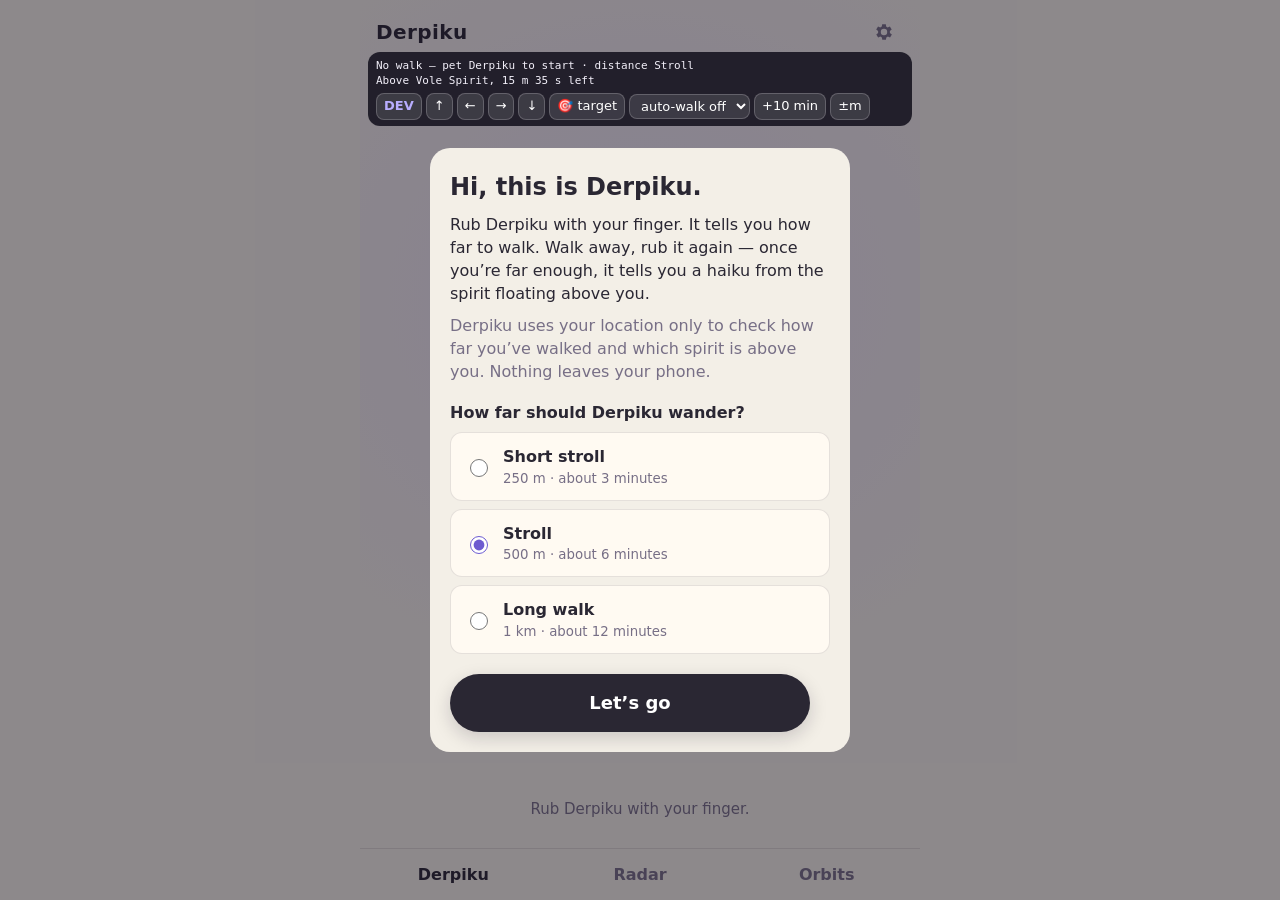
<file: index.html>
<!doctype html>
<html lang="en">
<head>
<meta charset="utf-8">
<meta name="viewport" content="width=device-width, initial-scale=1, viewport-fit=cover">
<meta name="theme-color" content="#f3efe7" media="(prefers-color-scheme: light)">
<meta name="theme-color" content="#1c1a24" media="(prefers-color-scheme: dark)">
<meta name="description" content="A derpy pocket pet that hears haiku from spirits orbiting the Earth. Pet it, take a walk, pet it again — and it tells you a haiku from the spirit floating above you.">
<title>Derpiku</title>
<link rel="manifest" href="manifest.webmanifest">
<link rel="icon" href="icons/icon.svg" type="image/svg+xml">
<link rel="apple-touch-icon" href="icons/icon-192.png">
<link rel="stylesheet" href="src/style.css">
<script src="src/version.js"></script>
<script src="src/orbits.js"></script>
<script src="src/spirits.js"></script>
<script src="src/spirit-art.js"></script>
<script type="module" src="src/main.js"></script>
</head>
<body>
<div id="app">

  <main id="screen-home" class="screen active">
    <header class="topbar">
      <h1>Derpiku</h1>
      <button id="btn-settings" class="icon-button" aria-label="Settings">
        <svg viewBox="0 0 24 24" width="22" height="22" aria-hidden="true"><path fill="currentColor" d="M19.4 13a7.6 7.6 0 0 0 0-2l2-1.6-2-3.4-2.4 1a7.4 7.4 0 0 0-1.7-1L15 3.5h-4l-.4 2.5a7.4 7.4 0 0 0-1.7 1l-2.4-1-2 3.4L6.6 11a7.6 7.6 0 0 0 0 2l-2 1.6 2 3.4 2.4-1a7.4 7.4 0 0 0 1.7 1l.4 2.5h4l.4-2.5a7.4 7.4 0 0 0 1.7-1l2.4 1 2-3.4zM13 15.5a3.5 3.5 0 1 1 0-7 3.5 3.5 0 0 1 0 7z" transform="translate(-1 0)"/></svg>
      </button>
    </header>
    <div id="terrarium">
      <canvas id="creature-body"></canvas>
      <canvas id="creature-face" aria-label="Derpiku. Rub it with your finger to pet it."></canvas>
      <canvas id="spirit" aria-hidden="true"></canvas>
      <div id="spirit-label" class="spirit-label" aria-live="polite"></div>
      <div id="bubble" class="bubble" hidden>
        <button id="bubble-close" class="bubble-close" aria-label="Close">✕</button>
        <p id="bubble-text"></p>
        <div class="bubble-footer">
          <p id="bubble-caption" class="caption" hidden></p>
          <button id="bubble-copy" class="link-button" hidden>Copy</button>
        </div>
      </div>
    </div>
    <p id="status" class="status" aria-live="polite"></p>
    <div id="pawprints" class="pawprints" hidden aria-hidden="true"><span></span><span></span><span></span><span></span><span></span></div>
  </main>

  <section id="screen-radar" class="screen">
    <header class="topbar"><h1>Radar</h1></header>
    <div class="radar-wrap">
      <canvas id="radar" aria-label="Radar: where the walk started, the circle you need to reach, and where you are now."></canvas>
    </div>
    <p id="radar-info" class="status" aria-live="polite"></p>
    <div class="radar-actions"><button id="btn-compass" class="link-button" hidden>Show which way I’m facing</button></div>
  </section>

  <section id="screen-orbits" class="screen">
    <div class="globe-wrap">
      <canvas id="globe" aria-label="Globe with spirit orbits. Drag to rotate, tap a spirit to see when it flies above you."></canvas>
      <div id="spirit-card" class="card" hidden>
        <button id="card-close" class="bubble-close" aria-label="Close">✕</button>
        <h2><span id="card-swatch" class="swatch"></span><span id="card-name"></span></h2>
        <p id="card-meta" class="muted"></p>
        <p id="card-forecast"></p>
        <button id="btn-locate" class="link-button" hidden>Use my location</button>
      </div>
    </div>
    <div id="overhead" class="overhead" aria-live="polite">
      <p id="overhead-now"></p>
      <p id="overhead-next"></p>
      <button id="btn-overhead-locate" class="link-button" hidden>Use my location</button>
    </div>
    <div id="spirit-chips" class="chips" aria-label="Spirits"></div>
  </section>

  <section id="screen-settings" class="screen">
    <header class="topbar">
      <button id="btn-settings-back" class="icon-button" aria-label="Back">←</button>
      <h1>Settings</h1>
    </header>
    <div class="settings">
      <h2>How far should Derpiku wander?</h2>
      <p class="muted">Straight-line distance from where you first pet Derpiku. It changes nothing but the walk — same spirits, same haiku. Applies from your next walk.</p>
      <div id="distance-options" class="options"></div>
      <h2>About location</h2>
      <p class="muted">Derpiku reads your position when you pet it, and — only while the app is open — to show how far you’ve walked, the radar and which spirit is floating above you. The radar may also use the phone’s compass to show which way you’re facing. Nothing leaves your device, there is no server, and your route is never saved. The walk’s starting point is deleted after the haiku (or after 3 hours).</p>
      <h2>About Derpiku</h2>
      <p class="muted">Twenty-six spirits circle the Earth, one for every letter. Everyone sees the same spirits at the same time. Pet Derpiku, walk away, and pet it again once you’re far enough — it tells you a haiku from the spirit floating above you. Haiku aren’t saved anywhere — copy one if you’d like to keep it.</p>
      <p class="muted version">Version <span id="app-version"></span></p>
    </div>
  </section>

  <nav class="tabbar">
    <button data-screen="home" class="on">Derpiku</button>
    <button data-screen="radar">Radar</button>
    <button data-screen="orbits">Orbits</button>
  </nav>

  <div id="onboarding" class="modal" hidden>
    <div class="modal-card">
      <h2>Hi, this is Derpiku.</h2>
      <p>Rub Derpiku with your finger. It tells you how far to walk. Walk away, rub it again — once you’re far enough, it tells you a haiku from the spirit floating above you.</p>
      <p class="muted">Derpiku uses your location only to check how far you’ve walked and which spirit is above you. Nothing leaves your phone.</p>
      <h3>How far should Derpiku wander?</h3>
      <div id="onboarding-options" class="options"></div>
      <button id="btn-onboarding-done" class="main-button">Let’s go</button>
    </div>
  </div>

</div>
</body>
</html>
</file>
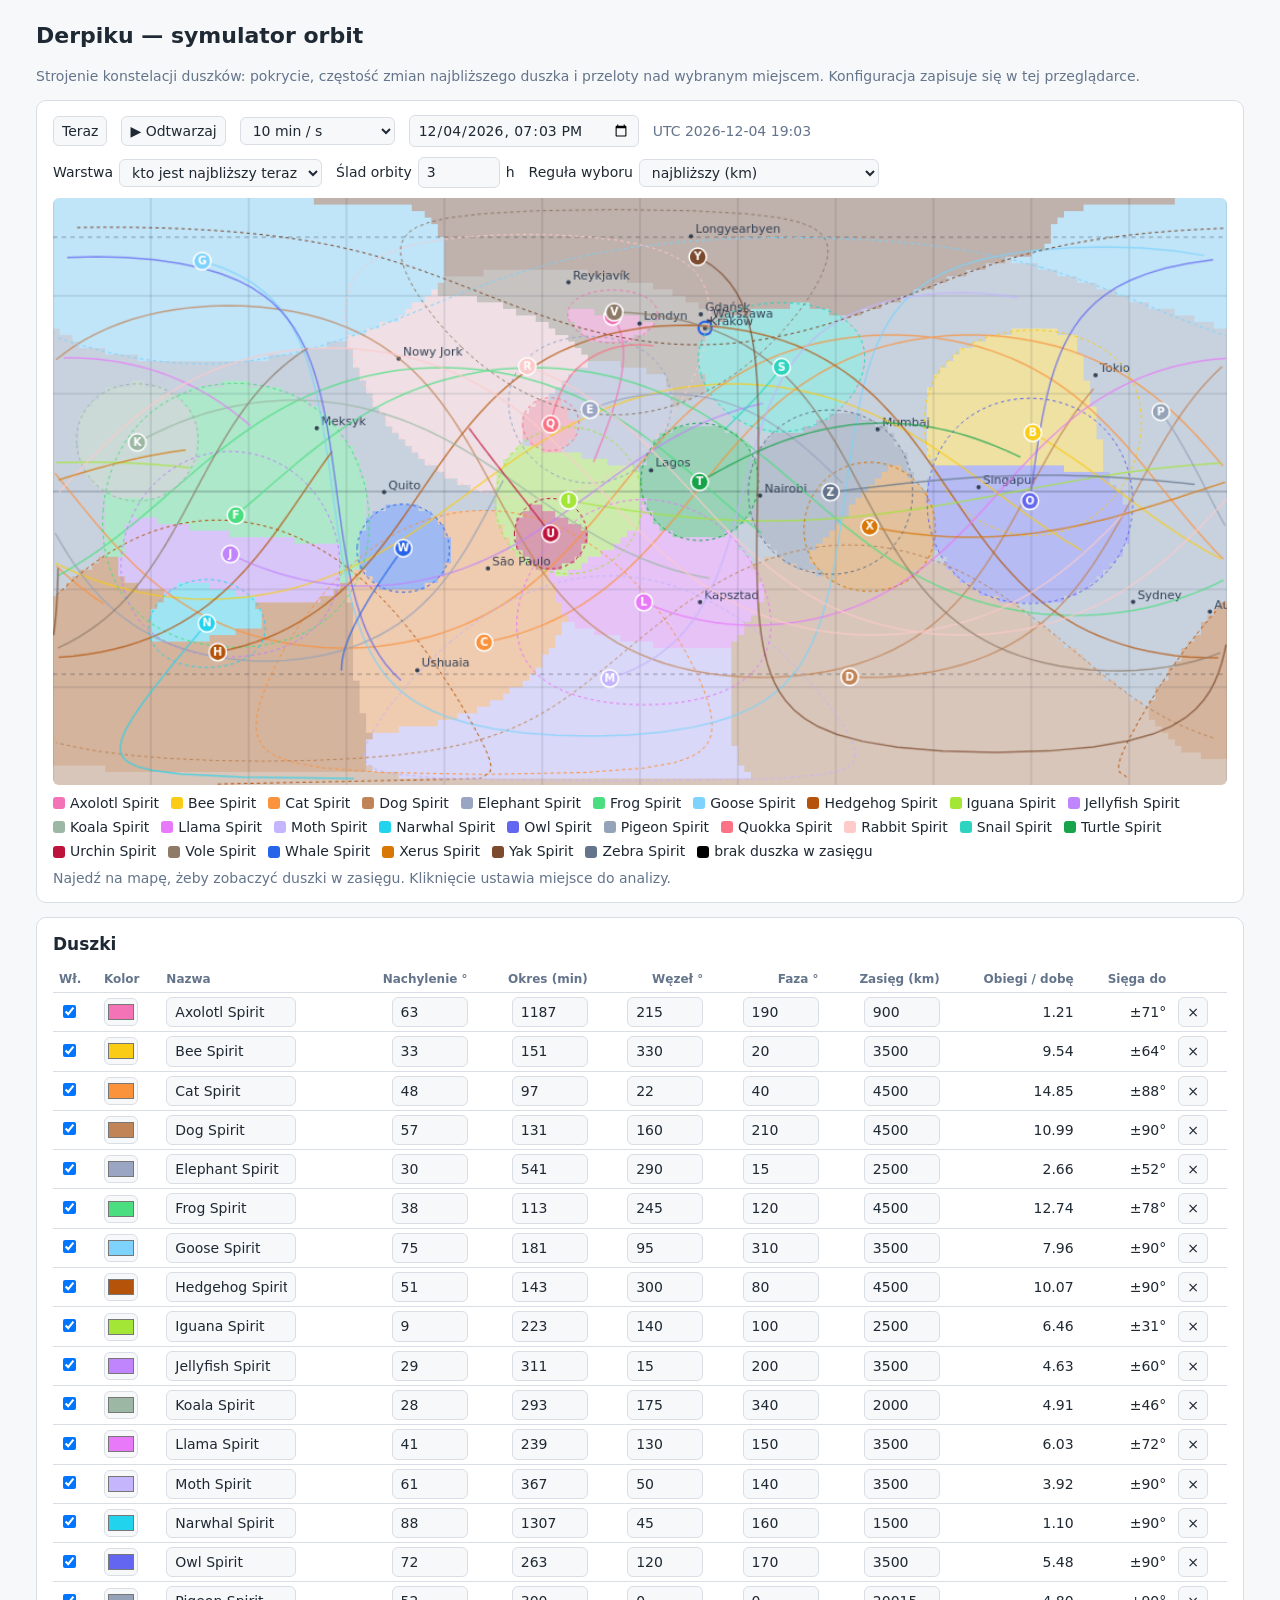
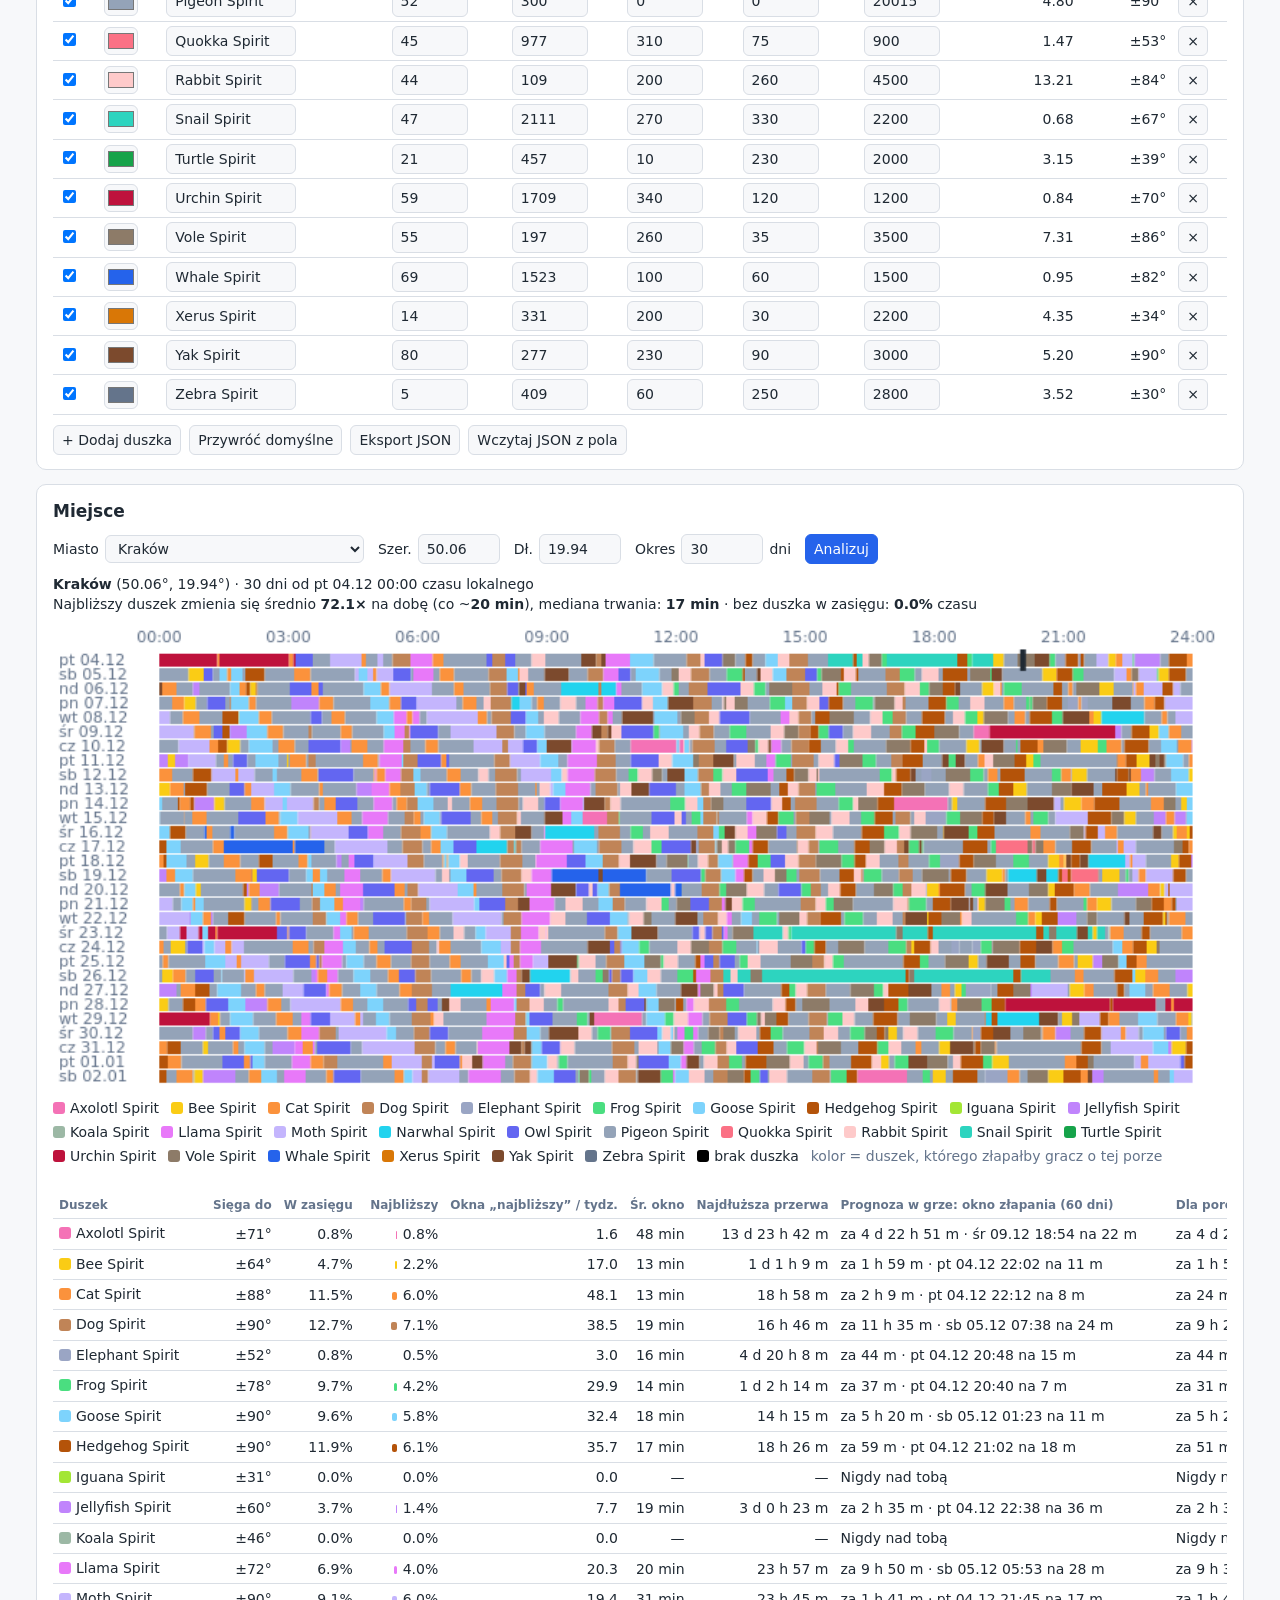
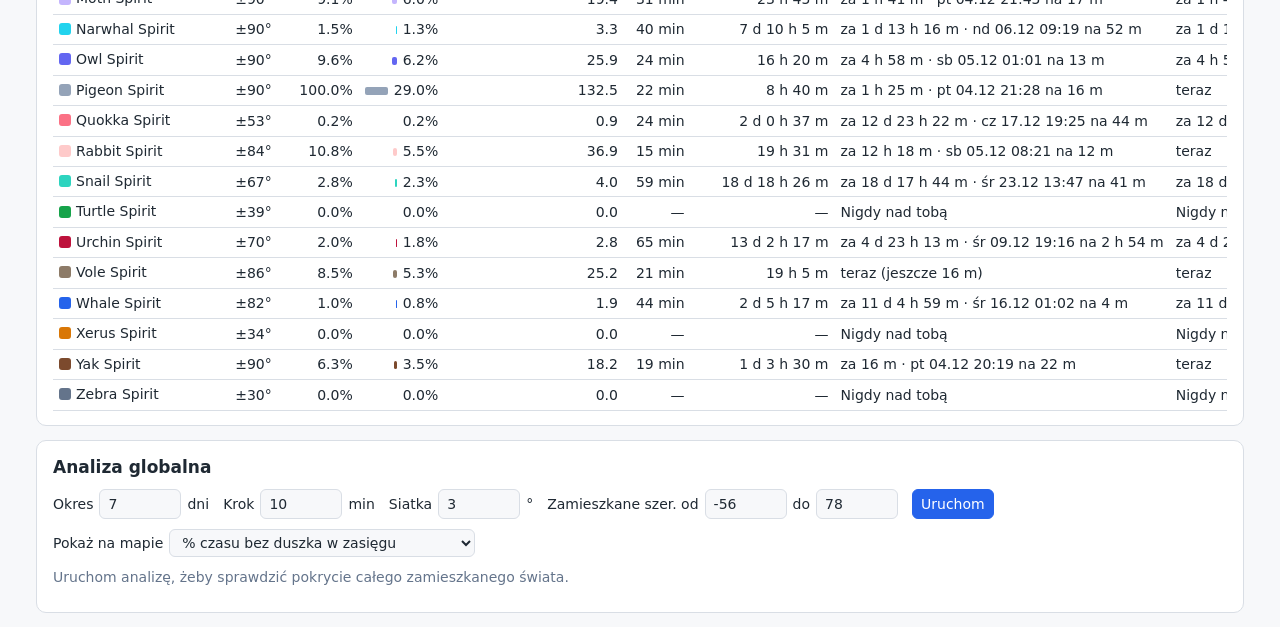
<file: tools/orbit-sim/index.html>
<!doctype html>
<html lang="pl">
<head>
<meta charset="utf-8">
<meta name="viewport" content="width=device-width, initial-scale=1">
<title>Derpiku — symulator orbit</title>
<style>
  :root {
    --bg: #f7f8fa;
    --panel: #ffffff;
    --text: #1f2933;
    --muted: #64748b;
    --border: #d9dee5;
    --accent: #2563eb;
    --map-bg: #e8eef5;
    --map-grid: rgba(30, 41, 59, 0.18);
    --map-grid-strong: rgba(30, 41, 59, 0.4);
    --map-label: #334155;
  }
  @media (prefers-color-scheme: dark) {
    :root {
      --bg: #11151c;
      --panel: #181e27;
      --text: #e2e8f0;
      --muted: #94a3b8;
      --border: #2b3442;
      --accent: #60a5fa;
      --map-bg: #1a2230;
      --map-grid: rgba(226, 232, 240, 0.14);
      --map-grid-strong: rgba(226, 232, 240, 0.35);
      --map-label: #cbd5e1;
    }
  }
  * { box-sizing: border-box; }
  body {
    margin: 0;
    background: var(--bg);
    color: var(--text);
    font: 14px/1.45 system-ui, -apple-system, "Segoe UI", sans-serif;
  }
  header, main { max-width: 1240px; margin: 0 auto; padding: 0 16px; }
  header { padding-top: 20px; }
  h1 { font-size: 22px; margin: 0 0 4px; }
  h2 { font-size: 17px; margin: 0 0 10px; }
  .sub, .muted { color: var(--muted); }
  section {
    background: var(--panel);
    border: 1px solid var(--border);
    border-radius: 10px;
    padding: 14px 16px;
    margin: 14px 0;
  }
  .toolbar { display: flex; flex-wrap: wrap; gap: 8px 14px; align-items: center; margin-bottom: 10px; }
  label { display: inline-flex; gap: 6px; align-items: center; }
  input, select, button, textarea {
    font: inherit;
    color: var(--text);
    background: var(--bg);
    border: 1px solid var(--border);
    border-radius: 6px;
    padding: 4px 8px;
  }
  input[type="number"] { width: 82px; }
  input[type="color"] { width: 34px; height: 28px; padding: 1px; }
  button { cursor: pointer; }
  button:hover { border-color: var(--accent); }
  button.primary { background: var(--accent); color: #fff; border-color: var(--accent); }
  canvas { display: block; width: 100%; height: auto; border-radius: 6px; }
  .canvas-wrap { overflow-x: auto; }
  #strip { min-width: 700px; }
  .table-wrap { overflow-x: auto; }
  table { border-collapse: collapse; width: 100%; }
  th, td { padding: 4px 6px; border-bottom: 1px solid var(--border); text-align: left; white-space: nowrap; }
  th { font-weight: 600; color: var(--muted); font-size: 12px; }
  td.num, th.num { text-align: right; font-variant-numeric: tabular-nums; }
  #spirits-table input[type="number"] { width: 76px; }
  #spirits-table input[type="text"] { width: 130px; }
  .chip { display: inline-flex; align-items: center; gap: 5px; margin-right: 12px; white-space: nowrap; }
  .swatch { width: 12px; height: 12px; border-radius: 3px; display: inline-block; flex: none; }
  .legend { margin-top: 8px; display: flex; flex-wrap: wrap; gap: 4px 0; align-items: center; }
  .ramp { width: 160px; height: 10px; border-radius: 3px; display: inline-block; margin: 0 6px;
          background: linear-gradient(90deg, #fff7bc, #fec44f, #ec7014, #cc4c02, #662506); }
  .row-buttons { display: flex; flex-wrap: wrap; gap: 8px; margin-top: 10px; }
  textarea { width: 100%; min-height: 160px; margin-top: 10px; font-family: ui-monospace, Consolas, monospace; font-size: 12px; }
  .summary { margin: 8px 0 10px; }
  .summary b { font-variant-numeric: tabular-nums; }
  .stale { color: #d97706; }
  .bar { display: inline-block; height: 8px; border-radius: 2px; vertical-align: middle; margin-right: 6px; }
  .info { min-height: 1.45em; margin-top: 6px; }
</style>
</head>
<body>
<header>
  <h1>Derpiku — symulator orbit</h1>
  <p class="sub">Strojenie konstelacji duszków: pokrycie, częstość zmian najbliższego duszka i przeloty nad wybranym miejscem. Konfiguracja zapisuje się w tej przeglądarce.</p>
</header>
<main>

<section>
  <div class="toolbar">
    <button id="btn-now">Teraz</button>
    <button id="btn-play">▶ Odtwarzaj</button>
    <select id="speed" aria-label="Prędkość">
      <option value="1">czas rzeczywisty</option>
      <option value="60">1 min / s</option>
      <option value="600" selected>10 min / s</option>
      <option value="3600">1 h / s</option>
      <option value="21600">6 h / s</option>
    </select>
    <input id="time-input" type="datetime-local" step="60" aria-label="Czas symulacji">
    <span id="time-utc" class="muted"></span>
  </div>
  <div class="toolbar">
    <label>Warstwa
      <select id="layer">
        <option value="none">brak</option>
        <option value="nearest" selected>kto jest najbliższy teraz</option>
        <option value="analysis">wynik analizy globalnej</option>
      </select>
    </label>
    <label>Ślad orbity <input id="track-hours" type="number" value="3" min="0" max="48" step="0.5"> h</label>
    <label>Reguła wyboru
      <select id="mode">
        <option value="km">najbliższy (km)</option>
        <option value="relative">najbliższy względem zasięgu</option>
      </select>
    </label>
  </div>
  <canvas id="map"></canvas>
  <div id="map-legend" class="legend"></div>
  <div id="hover-info" class="info muted">Najedź na mapę, żeby zobaczyć duszki w zasięgu. Kliknięcie ustawia miejsce do analizy.</div>
</section>

<section>
  <h2>Duszki</h2>
  <div class="table-wrap">
    <table id="spirits-table">
      <thead>
        <tr>
          <th title="Włączony">Wł.</th>
          <th>Kolor</th>
          <th>Nazwa</th>
          <th class="num" title="Nachylenie orbity. >90° = orbita wsteczna">Nachylenie °</th>
          <th class="num" title="Czas jednego obiegu">Okres (min)</th>
          <th class="num" title="Długość węzła wstępującego">Węzeł °</th>
          <th class="num" title="Faza startowa w epoce 1.01.2026">Faza °</th>
          <th class="num" title="Promień zasięgu wokół punktu pod duszkiem. 20015 = cała Ziemia">Zasięg (km)</th>
          <th class="num">Obiegi / dobę</th>
          <th class="num" title="Najwyższa szerokość geograficzna, nad którą duszek bywa w zasięgu">Sięga do</th>
          <th></th>
        </tr>
      </thead>
      <tbody></tbody>
    </table>
  </div>
  <div class="row-buttons">
    <button id="btn-add">+ Dodaj duszka</button>
    <button id="btn-reset">Przywróć domyślne</button>
    <button id="btn-export">Eksport JSON</button>
    <button id="btn-import">Wczytaj JSON z pola</button>
  </div>
  <textarea id="json-box" hidden spellcheck="false"></textarea>
</section>

<section>
  <h2>Miejsce</h2>
  <div class="toolbar">
    <label>Miasto <select id="city"></select></label>
    <label>Szer. <input id="lat" type="number" step="0.01" min="-90" max="90"></label>
    <label>Dł. <input id="lon" type="number" step="0.01" min="-180" max="180"></label>
    <label>Okres <input id="loc-days" type="number" value="30" min="1" max="60"> dni</label>
    <button id="btn-loc" class="primary">Analizuj</button>
  </div>
  <div id="loc-summary" class="summary"></div>
  <div class="canvas-wrap"><canvas id="strip"></canvas></div>
  <div id="strip-legend" class="legend"></div>
  <div id="strip-info" class="info muted"></div>
  <div class="table-wrap">
    <table id="loc-table"></table>
  </div>
</section>

<section>
  <h2>Analiza globalna</h2>
  <div class="toolbar">
    <label>Okres <input id="g-days" type="number" value="7" min="1" max="60"> dni</label>
    <label>Krok <input id="g-step" type="number" value="10" min="1" max="60"> min</label>
    <label>Siatka <input id="g-grid" type="number" value="3" min="1" max="10" step="0.5"> °</label>
    <label>Zamieszkane szer. od <input id="g-latmin" type="number" value="-56" min="-90" max="90"> do <input id="g-latmax" type="number" value="78" min="-90" max="90"></label>
    <button id="btn-global" class="primary">Uruchom</button>
    <span id="g-progress" class="muted"></span>
  </div>
  <div class="toolbar">
    <label>Pokaż na mapie
      <select id="g-metric">
        <option value="gapFrac">% czasu bez duszka w zasięgu</option>
        <option value="maxGapMin">najdłuższa luka bez duszka (min)</option>
        <option value="switchesPerDay">zmiany najbliższego duszka / dobę</option>
        <option value="meanStintMin">średni czas trwania najbliższego (min)</option>
        <option value="inRangeAvg">średnia liczba duszków w zasięgu</option>
        <option value="dominant">najczęściej najbliższy duszek</option>
      </select>
    </label>
  </div>
  <div id="global-summary" class="summary muted">Uruchom analizę, żeby sprawdzić pokrycie całego zamieszkanego świata.</div>
  <div class="table-wrap">
    <table id="global-table"></table>
  </div>
</section>

</main>
<script src="../../src/orbits.js"></script>
<script src="../../src/spirits.js"></script>
<script>
'use strict';
const O = window.Orbits;
const $ = (id) => document.getElementById(id);
const DAY = O.DAY_MS, MIN = O.MIN_MS, HOUR = 60 * MIN;
const STORAGE_KEY = 'derpiku-orbit-sim-spirits-v3';
const GAP_COLOR = '#000000';
const PALETTE = ['#94a3b8', '#60a5fa', '#1d4ed8', '#ea580c', '#16a34a', '#9333ea', '#0d9488', '#eab308', '#db2777', '#78716c', '#0891b2', '#65a30d'];
const RAMP = [[255, 247, 188], [254, 196, 79], [236, 112, 20], [204, 76, 2], [102, 37, 6]];
const WEEKDAYS = ['nd', 'pn', 'wt', 'śr', 'cz', 'pt', 'sb'];

// The default constellation comes from the game (src/spirits.js), so the simulator and the game never drift apart.
const DEFAULT_SPIRITS = globalThis.DERPIKU_SPIRITS.map(s => ({
  name: s.name, color: s.color, inclination: s.inclination, periodMin: s.periodMin,
  raan: s.raan, phase: s.phase, rangeKm: s.rangeKm, enabled: true,
}));

const CITIES = [
  { name: 'Kraków', lat: 50.06, lon: 19.94, tz: 'Europe/Warsaw' },
  { name: 'Warszawa', lat: 52.23, lon: 21.01, tz: 'Europe/Warsaw' },
  { name: 'Gdańsk', lat: 54.35, lon: 18.65, tz: 'Europe/Warsaw' },
  { name: 'Londyn', lat: 51.51, lon: -0.13, tz: 'Europe/London' },
  { name: 'Reykjavík', lat: 64.15, lon: -21.94, tz: 'Atlantic/Reykjavik' },
  { name: 'Longyearbyen', lat: 78.22, lon: 15.65, tz: 'Arctic/Longyearbyen' },
  { name: 'Nowy Jork', lat: 40.71, lon: -74.01, tz: 'America/New_York' },
  { name: 'Meksyk', lat: 19.43, lon: -99.13, tz: 'America/Mexico_City' },
  { name: 'Quito', lat: -0.18, lon: -78.47, tz: 'America/Guayaquil' },
  { name: 'São Paulo', lat: -23.55, lon: -46.63, tz: 'America/Sao_Paulo' },
  { name: 'Ushuaia', lat: -54.80, lon: -68.30, tz: 'America/Argentina/Ushuaia' },
  { name: 'Lagos', lat: 6.52, lon: 3.38, tz: 'Africa/Lagos' },
  { name: 'Nairobi', lat: -1.29, lon: 36.82, tz: 'Africa/Nairobi' },
  { name: 'Kapsztad', lat: -33.92, lon: 18.42, tz: 'Africa/Johannesburg' },
  { name: 'Mumbaj', lat: 19.08, lon: 72.88, tz: 'Asia/Kolkata' },
  { name: 'Singapur', lat: 1.35, lon: 103.82, tz: 'Asia/Singapore' },
  { name: 'Tokio', lat: 35.68, lon: 139.69, tz: 'Asia/Tokyo' },
  { name: 'Sydney', lat: -33.87, lon: 151.21, tz: 'Australia/Sydney' },
  { name: 'Auckland', lat: -36.85, lon: 174.76, tz: 'Pacific/Auckland' },
];

let spirits = loadSpirits();
let simTime = Date.now();
let playing = false;
let lastFrame = 0;
let place = { ...CITIES[0], cityIndex: 0 };
let locResult = null;
let globalResult = null;
let globalJob = null;
let hoverPos = null;
let locTimer = 0;

// ---------- helpers ----------

function num(v, fallback) {
  const n = Number(v);
  return Number.isFinite(n) ? n : fallback;
}

function normalizeSpirit(s, i) {
  return {
    name: String(s && s.name != null ? s.name : 'Spirit ' + (i + 1)),
    color: /^#[0-9a-f]{6}$/i.test(s && s.color) ? s.color : PALETTE[i % PALETTE.length],
    inclination: num(s && s.inclination, 50),
    periodMin: Math.max(1, num(s && s.periodMin, 120)),
    raan: num(s && s.raan, 0),
    phase: num(s && s.phase, 0),
    rangeKm: Math.max(1, num(s && s.rangeKm, 3000)),
    enabled: !(s && s.enabled === false),
  };
}

function loadSpirits() {
  try {
    const raw = localStorage.getItem(STORAGE_KEY);
    if (raw) {
      const arr = JSON.parse(raw);
      if (Array.isArray(arr) && arr.length) return arr.map(normalizeSpirit);
    }
  } catch (e) { /* no storage access: use the defaults */ }
  return DEFAULT_SPIRITS.map(normalizeSpirit);
}

function saveSpirits() {
  try { localStorage.setItem(STORAGE_KEY, JSON.stringify(spirits)); } catch (e) { /* ignore */ }
}

function cssVar(name) {
  return getComputedStyle(document.documentElement).getPropertyValue(name).trim();
}

function hexToRgb(hex) {
  const n = parseInt(hex.slice(1), 16);
  return [(n >> 16) & 255, (n >> 8) & 255, n & 255];
}

function rampColor(t) {
  t = Math.max(0, Math.min(1, t)) * (RAMP.length - 1);
  const i = Math.min(RAMP.length - 2, Math.floor(t));
  const f = t - i;
  return RAMP[i].map((c, k) => Math.round(c + (RAMP[i + 1][k] - c) * f));
}

function escapeHtml(s) {
  return s.replace(/[&<>"']/g, c => ({ '&': '&amp;', '<': '&lt;', '>': '&gt;', '"': '&quot;', "'": '&#39;' }[c]));
}

function fmtDuration(ms) {
  const totalMin = Math.round(ms / MIN);
  const d = Math.floor(totalMin / 1440), h = Math.floor(totalMin % 1440 / 60), m = totalMin % 60;
  if (d > 0) return `${d} d ${h} h ${m} m`;
  if (h > 0) return `${h} h ${m} m`;
  return `${m} m`;
}

function pad(n) { return String(n).padStart(2, '0'); }

// Time zone offset of a place in minutes. For a custom point: solar time.
const dtfCache = {};
function offsetMin(p, tMs) {
  if (!p.tz) return Math.round(p.lon / 15) * 60;
  try {
    const dtf = dtfCache[p.tz] || (dtfCache[p.tz] = new Intl.DateTimeFormat('en-US', {
      timeZone: p.tz, hourCycle: 'h23', year: 'numeric', month: '2-digit', day: '2-digit',
      hour: '2-digit', minute: '2-digit', second: '2-digit',
    }));
    const parts = {};
    for (const x of dtf.formatToParts(new Date(tMs))) parts[x.type] = x.value;
    const asUtc = Date.UTC(+parts.year, +parts.month - 1, +parts.day, +parts.hour % 24, +parts.minute, +parts.second);
    return Math.round((asUtc - Math.floor(tMs / 1000) * 1000) / MIN);
  } catch (e) {
    return Math.round(p.lon / 15) * 60;
  }
}

function fmtPlaceTime(tMs, off) {
  const d = new Date(tMs + off * MIN);
  return `${WEEKDAYS[d.getUTCDay()]} ${pad(d.getUTCDate())}.${pad(d.getUTCMonth() + 1)} ${pad(d.getUTCHours())}:${pad(d.getUTCMinutes())}`;
}

function fmtLocalInput(tMs) {
  const d = new Date(tMs);
  return `${d.getFullYear()}-${pad(d.getMonth() + 1)}-${pad(d.getDate())}T${pad(d.getHours())}:${pad(d.getMinutes())}`;
}

function setupCanvas(canvas, w, h) {
  const dpr = window.devicePixelRatio || 1;
  canvas.width = Math.round(w * dpr);
  canvas.height = Math.round(h * dpr);
  const ctx = canvas.getContext('2d');
  ctx.setTransform(dpr, 0, 0, dpr, 0, 0);
  return ctx;
}

function mode() { return $('mode').value; }

// ---------- spirits table ----------

const FIELDS = [
  { key: 'inclination', step: 1 },
  { key: 'periodMin', step: 1, min: 1 },
  { key: 'raan', step: 1 },
  { key: 'phase', step: 1 },
  { key: 'rangeKm', step: 100, min: 1 },
];

function derivedCells(s) {
  const orbits = (1440 / s.periodMin).toFixed(2);
  const reach = s.rangeKm >= O.HALF_CIRCUMFERENCE_KM ? 'cała Ziemia' : '±' + O.maxReachLat(s).toFixed(0) + '°';
  return [orbits, reach];
}

function renderSpiritsTable() {
  const tbody = $('spirits-table').querySelector('tbody');
  tbody.innerHTML = '';
  spirits.forEach((s, i) => {
    const tr = document.createElement('tr');
    const cell = (child, cls) => {
      const td = document.createElement('td');
      if (cls) td.className = cls;
      if (child) td.appendChild(child);
      tr.appendChild(td);
      return td;
    };
    const en = document.createElement('input');
    en.type = 'checkbox';
    en.checked = s.enabled;
    en.addEventListener('change', () => { s.enabled = en.checked; spiritsChanged(); });
    cell(en);

    const col = document.createElement('input');
    col.type = 'color';
    col.value = s.color;
    col.addEventListener('input', () => { s.color = col.value; spiritsChanged(true); });
    cell(col);

    const nm = document.createElement('input');
    nm.type = 'text';
    nm.value = s.name;
    nm.addEventListener('input', () => { s.name = nm.value; spiritsChanged(true); });
    cell(nm);

    for (const f of FIELDS) {
      const inp = document.createElement('input');
      inp.type = 'number';
      inp.step = f.step;
      if (f.min != null) inp.min = f.min;
      inp.value = s[f.key];
      inp.addEventListener('input', () => {
        const v = Number(inp.value);
        if (!Number.isFinite(v) || (f.min != null && v < f.min)) return;
        s[f.key] = v;
        const [orbits, reach] = derivedCells(s);
        orbitsTd.textContent = orbits;
        reachTd.textContent = reach;
        spiritsChanged();
      });
      cell(inp, 'num');
    }
    const [orbits, reach] = derivedCells(s);
    const orbitsTd = cell(null, 'num');
    orbitsTd.textContent = orbits;
    const reachTd = cell(null, 'num');
    reachTd.textContent = reach;

    const del = document.createElement('button');
    del.textContent = '×';
    del.title = 'Usuń duszka';
    del.addEventListener('click', () => {
      spirits.splice(i, 1);
      renderSpiritsTable();
      spiritsChanged();
    });
    cell(del);
    tbody.appendChild(tr);
  });
}

// cosmetic = only color / name: doesn't invalidate the analyses.
function spiritsChanged(cosmetic) {
  saveSpirits();
  if (!cosmetic) {
    if (globalResult) {
      globalResult.stale = true;
      renderGlobal();
    }
    clearTimeout(locTimer);
    locTimer = setTimeout(runLocation, 250);
  } else {
    renderLocation();
    renderGlobal();
  }
  drawMap();
  renderLegend();
}

// ---------- map ----------

const MAP_W = 1080, MAP_H = 540;
const mapCanvas = $('map');
const mapCtx = setupCanvas(mapCanvas, MAP_W, MAP_H);
const projX = lon => (lon + 180) / 360 * MAP_W;
const projY = lat => (90 - lat) / 180 * MAP_H;

const NEAR_DEG = 2, NEAR_COLS = 360 / NEAR_DEG, NEAR_ROWS = 180 / NEAR_DEG;
const nearVecs = new Float64Array(NEAR_COLS * NEAR_ROWS * 3);
for (let r = 0; r < NEAR_ROWS; r++) {
  for (let c = 0; c < NEAR_COLS; c++) {
    const v = O.latLonToVec(90 - (r + 0.5) * NEAR_DEG, -180 + (c + 0.5) * NEAR_DEG);
    nearVecs.set(v, (r * NEAR_COLS + c) * 3);
  }
}
const nearCanvas = document.createElement('canvas');
nearCanvas.width = NEAR_COLS;
nearCanvas.height = NEAR_ROWS;
const nearCtx = nearCanvas.getContext('2d');
const nearImg = nearCtx.createImageData(NEAR_COLS, NEAR_ROWS);

function drawNearestLayer() {
  const act = spirits.map((s, i) => i).filter(i => spirits[i].enabled);
  const sv = act.map(i => O.subpointVec(spirits[i], simTime));
  const cosR = act.map(i => Math.cos(O.rangeRad(spirits[i])));
  const rr = act.map(i => O.rangeRad(spirits[i]));
  const rgb = act.map(i => hexToRgb(spirits[i].color));
  const gap = hexToRgb(GAP_COLOR);
  const rel = mode() === 'relative';
  const data = nearImg.data;
  for (let k = 0; k < NEAR_COLS * NEAR_ROWS; k++) {
    const x = nearVecs[k * 3], y = nearVecs[k * 3 + 1], z = nearVecs[k * 3 + 2];
    let best = -1, bestScore = -Infinity;
    for (let a = 0; a < act.length; a++) {
      const d = x * sv[a][0] + y * sv[a][1] + z * sv[a][2];
      if (d < cosR[a]) continue;
      const score = rel ? -Math.acos(Math.min(1, d)) / rr[a] : d;
      if (score > bestScore) { bestScore = score; best = a; }
    }
    const c = best < 0 ? gap : rgb[best];
    data[k * 4] = c[0]; data[k * 4 + 1] = c[1]; data[k * 4 + 2] = c[2];
    data[k * 4 + 3] = best < 0 ? 150 : 95;
  }
  nearCtx.putImageData(nearImg, 0, 0);
  mapCtx.imageSmoothingEnabled = false;
  mapCtx.drawImage(nearCanvas, 0, 0, MAP_W, MAP_H);
}

let analysisCanvas = null;
let analysisMax = 0;

function buildAnalysisLayer() {
  analysisCanvas = null;
  if (!globalResult) return;
  const r = globalResult, metric = $('g-metric').value;
  const cv = document.createElement('canvas');
  cv.width = r.cols;
  cv.height = r.rows;
  const ctx = cv.getContext('2d');
  const img = ctx.createImageData(r.cols, r.rows);
  const values = r[metric];
  let max = 0;
  if (metric !== 'dominant') for (let i = 0; i < values.length; i++) max = Math.max(max, values[i]);
  analysisMax = max;
  for (let row = 0; row < r.rows; row++) {
    for (let c = 0; c < r.cols; c++) {
      const i = row * r.cols + c;
      const o = ((r.rows - 1 - row) * r.cols + c) * 4; // row 0 is the southernmost
      let rgb;
      if (metric === 'dominant') {
        const s = values[i];
        rgb = s < 0 || !spirits[s] ? hexToRgb(GAP_COLOR) : hexToRgb(spirits[s].color);
      } else {
        rgb = rampColor(max > 0 ? values[i] / max : 0);
      }
      img.data[o] = rgb[0]; img.data[o + 1] = rgb[1]; img.data[o + 2] = rgb[2]; img.data[o + 3] = 200;
    }
  }
  ctx.putImageData(img, 0, 0);
  analysisCanvas = cv;
}

function drawAnalysisLayer() {
  if (!analysisCanvas) return;
  const r = globalResult;
  const top = r.latMin + r.rows * r.gridDeg;
  mapCtx.imageSmoothingEnabled = false;
  mapCtx.drawImage(analysisCanvas, 0, projY(top), MAP_W, projY(r.latMin) - projY(top));
}

function strokeGeoPath(points) {
  mapCtx.beginPath();
  let prev = null;
  for (const p of points) {
    const x = projX(p.lon), y = projY(p.lat);
    if (!prev || Math.abs(p.lon - prev.lon) > 180) mapCtx.moveTo(x, y); else mapCtx.lineTo(x, y);
    prev = p;
  }
  mapCtx.stroke();
}

function rangeCirclePoints(center, ang) {
  const h = Math.abs(center[2]) < 0.9 ? [0, 0, 1] : [1, 0, 0];
  let e1 = [center[1] * h[2] - center[2] * h[1], center[2] * h[0] - center[0] * h[2], center[0] * h[1] - center[1] * h[0]];
  const len = Math.hypot(e1[0], e1[1], e1[2]);
  e1 = e1.map(v => v / len);
  const e2 = [center[1] * e1[2] - center[2] * e1[1], center[2] * e1[0] - center[0] * e1[2], center[0] * e1[1] - center[1] * e1[0]];
  const pts = [];
  const ca = Math.cos(ang), sa = Math.sin(ang);
  for (let k = 0; k <= 120; k++) {
    const t = k / 120 * 2 * Math.PI, ct = Math.cos(t), st = Math.sin(t);
    pts.push(O.vecToLatLon([0, 1, 2].map(j => ca * center[j] + sa * (ct * e1[j] + st * e2[j]))));
  }
  return pts;
}

function drawMap() {
  const ctx = mapCtx;
  ctx.fillStyle = cssVar('--map-bg');
  ctx.fillRect(0, 0, MAP_W, MAP_H);

  const layer = $('layer').value;
  if (layer === 'nearest') drawNearestLayer();
  if (layer === 'analysis') drawAnalysisLayer();

  // grid
  ctx.lineWidth = 1;
  ctx.strokeStyle = cssVar('--map-grid');
  ctx.beginPath();
  for (let lon = -180; lon <= 180; lon += 30) { ctx.moveTo(projX(lon), 0); ctx.lineTo(projX(lon), MAP_H); }
  for (let lat = -60; lat <= 60; lat += 30) { if (lat) { ctx.moveTo(0, projY(lat)); ctx.lineTo(MAP_W, projY(lat)); } }
  ctx.stroke();
  ctx.strokeStyle = cssVar('--map-grid-strong');
  ctx.beginPath();
  ctx.moveTo(0, projY(0)); ctx.lineTo(MAP_W, projY(0));
  ctx.stroke();
  ctx.setLineDash([4, 4]);
  ctx.beginPath();
  for (const lat of [num($('g-latmin').value, -56), num($('g-latmax').value, 78)]) {
    ctx.moveTo(0, projY(lat)); ctx.lineTo(MAP_W, projY(lat));
  }
  ctx.stroke();
  ctx.setLineDash([]);

  // cities
  ctx.font = '11px system-ui, sans-serif';
  ctx.fillStyle = cssVar('--map-label');
  for (const c of CITIES) {
    const x = projX(c.lon), y = projY(c.lat);
    ctx.beginPath(); ctx.arc(x, y, 2, 0, 2 * Math.PI); ctx.fill();
    ctx.fillText(c.name, x + 4, y - 3);
  }
  ctx.strokeStyle = cssVar('--accent');
  ctx.lineWidth = 2;
  ctx.beginPath(); ctx.arc(projX(place.lon), projY(place.lat), 6, 0, 2 * Math.PI); ctx.stroke();

  // tracks, ranges, spirits
  const trackMs = Math.max(0, num($('track-hours').value, 3)) * HOUR;
  spirits.forEach(s => {
    if (!s.enabled) return;
    if (trackMs > 0) {
      const step = Math.min(s.periodMin / 120, 5) * MIN;
      const pts = [];
      for (let t = simTime; t <= simTime + trackMs; t += step) pts.push(O.subpoint(s, t));
      ctx.strokeStyle = s.color;
      ctx.globalAlpha = 0.7;
      ctx.lineWidth = 1.5;
      strokeGeoPath(pts);
      ctx.globalAlpha = 1;
    }
    const v = O.subpointVec(s, simTime);
    const ang = O.rangeRad(s);
    if (ang < Math.PI - 1e-6) {
      ctx.strokeStyle = s.color;
      ctx.lineWidth = 1;
      ctx.setLineDash([3, 3]);
      strokeGeoPath(rangeCirclePoints(v, ang));
      ctx.setLineDash([]);
    }
  });
  spirits.forEach(s => {
    if (!s.enabled) return;
    const p = O.subpoint(s, simTime);
    const x = projX(p.lon), y = projY(p.lat);
    ctx.fillStyle = s.color;
    ctx.strokeStyle = '#fff';
    ctx.lineWidth = 1.5;
    ctx.beginPath(); ctx.arc(x, y, 8, 0, 2 * Math.PI); ctx.fill(); ctx.stroke();
    ctx.fillStyle = '#fff';
    ctx.font = 'bold 10px system-ui, sans-serif';
    ctx.textAlign = 'center';
    ctx.textBaseline = 'middle';
    ctx.fillText(s.name.trim().charAt(0).toUpperCase(), x, y + 0.5);
    ctx.textAlign = 'start';
    ctx.textBaseline = 'alphabetic';
  });
}

function renderLegend() {
  const layer = $('layer').value;
  const el = $('map-legend');
  const chips = spirits.filter(s => s.enabled)
    .map(s => `<span class="chip"><span class="swatch" style="background:${s.color}"></span>${escapeHtml(s.name)}</span>`).join('');
  if (layer === 'analysis' && globalResult && $('g-metric').value !== 'dominant') {
    const label = $('g-metric').selectedOptions[0].textContent;
    el.innerHTML = `<span class="chip">${escapeHtml(label)}: 0<span class="ramp"></span>${analysisMax.toFixed(analysisMax < 10 ? 2 : 0)}</span>`;
  } else if (layer === 'analysis' && !globalResult) {
    el.innerHTML = '<span class="muted">Brak wyniku — uruchom analizę globalną poniżej.</span>';
  } else {
    el.innerHTML = chips + `<span class="chip"><span class="swatch" style="background:${GAP_COLOR}"></span>brak duszka w zasięgu</span>`;
  }
}

function updateHoverInfo() {
  if (!hoverPos) return;
  const { lat, lon } = hoverPos;
  const v = O.latLonToVec(lat, lon);
  const pick = O.pickSpirit(spirits, v, simTime, mode());
  const inRange = [];
  const sv = new Float64Array(3);
  spirits.forEach(s => {
    if (!s.enabled) return;
    O.subpointVec(s, simTime, sv);
    const d = O.distanceKm(sv, v);
    if (d <= s.rangeKm) inRange.push(`${escapeHtml(s.name)} (${Math.round(d)} km)`);
  });
  let html = `${lat.toFixed(1)}°, ${lon.toFixed(1)}° — `;
  html += pick ? `złapałby: <b>${escapeHtml(spirits[pick.index].name)}</b>` : '<b>brak duszka</b>';
  html += ` · w zasięgu: ${inRange.length ? inRange.join(', ') : '—'}`;
  if ($('layer').value === 'analysis' && globalResult) {
    const r = globalResult;
    const row = Math.floor((lat - r.latMin) / r.gridDeg);
    const col = Math.floor((lon + 180) / r.gridDeg) % r.cols;
    if (row >= 0 && row < r.rows) {
      const metric = $('g-metric').value;
      const val = r[metric][row * r.cols + col];
      const shown = metric === 'dominant' ? (spirits[val] ? spirits[val].name : 'brak')
        : metric === 'gapFrac' ? (val * 100).toFixed(1) + '%' : val.toFixed(1);
      html += ` · analiza: ${escapeHtml(String(shown))}`;
    }
  }
  $('hover-info').innerHTML = html;
}

function mapEventPos(e) {
  const rect = mapCanvas.getBoundingClientRect();
  const x = (e.clientX - rect.left) / rect.width * MAP_W;
  const y = (e.clientY - rect.top) / rect.height * MAP_H;
  return { lat: Math.max(-90, Math.min(90, 90 - y / MAP_H * 180)), lon: Math.max(-180, Math.min(180, x / MAP_W * 360 - 180)) };
}

mapCanvas.addEventListener('mousemove', e => { hoverPos = mapEventPos(e); updateHoverInfo(); });
mapCanvas.addEventListener('mouseleave', () => { hoverPos = null; });
mapCanvas.addEventListener('click', e => {
  const p = mapEventPos(e);
  place = { name: 'Własne miejsce', lat: +p.lat.toFixed(2), lon: +p.lon.toFixed(2), tz: null, cityIndex: -1 };
  syncPlaceInputs();
  runLocation();
  drawMap();
});

// ---------- time ----------

function updateTimeDisplay() {
  if (document.activeElement !== $('time-input')) $('time-input').value = fmtLocalInput(simTime);
  $('time-utc').textContent = 'UTC ' + new Date(simTime).toISOString().slice(0, 16).replace('T', ' ');
}

function setTime(t) {
  simTime = t;
  updateTimeDisplay();
  drawMap();
  updateHoverInfo();
  renderLocation();
}

function frame(ts) {
  if (!playing) return;
  const dt = lastFrame ? ts - lastFrame : 0;
  lastFrame = ts;
  simTime += dt * Number($('speed').value);
  updateTimeDisplay();
  drawMap();
  updateHoverInfo();
  requestAnimationFrame(frame);
}

$('btn-play').addEventListener('click', () => {
  playing = !playing;
  $('btn-play').textContent = playing ? '❚❚ Pauza' : '▶ Odtwarzaj';
  lastFrame = 0;
  if (playing) requestAnimationFrame(frame); else renderLocation();
});
$('btn-now').addEventListener('click', () => setTime(Date.now()));
$('time-input').addEventListener('change', () => {
  const t = new Date($('time-input').value).getTime();
  if (Number.isFinite(t)) setTime(t);
});
$('layer').addEventListener('change', () => { drawMap(); renderLegend(); });
$('track-hours').addEventListener('input', drawMap);
$('mode').addEventListener('change', () => {
  drawMap();
  runLocation();
  if (globalResult) { globalResult.stale = true; renderGlobal(); }
});

// ---------- location ----------

function syncPlaceInputs() {
  $('city').value = String(place.cityIndex);
  $('lat').value = place.lat;
  $('lon').value = place.lon;
}

function initCitySelect() {
  const sel = $('city');
  CITIES.forEach((c, i) => sel.add(new Option(c.name, String(i))));
  sel.add(new Option('Własne (kliknij mapę lub wpisz)', '-1'));
  sel.addEventListener('change', () => {
    const i = Number(sel.value);
    if (i >= 0) {
      place = { ...CITIES[i], cityIndex: i };
      syncPlaceInputs();
      runLocation();
      drawMap();
    }
  });
  const manual = () => {
    const lat = num($('lat').value, NaN), lon = num($('lon').value, NaN);
    if (!Number.isFinite(lat) || !Number.isFinite(lon) || Math.abs(lat) > 90 || Math.abs(lon) > 180) return;
    place = { name: 'Własne miejsce', lat, lon, tz: null, cityIndex: -1 };
    $('city').value = '-1';
    drawMap();
  };
  $('lat').addEventListener('change', manual);
  $('lon').addEventListener('change', manual);
}

function runLocation() {
  const days = Math.max(1, Math.min(60, Math.round(num($('loc-days').value, 30))));
  const off = offsetMin(place, simTime);
  const localMs = simTime + off * MIN;
  const startMs = Math.floor(localMs / DAY) * DAY - off * MIN; // local midnight of the simulated day
  const res = O.analyzeLocation(spirits, place.lat, place.lon, { startMs, days, mode: mode() });
  res.offMin = off;
  res.mode = mode();
  res.place = { ...place };
  res.spiritSnapshot = spirits.map(s => ({ ...s }));
  locResult = res;
  renderLocation();
}

const stripCanvas = $('strip');
const STRIP_LEFT = 74, STRIP_TOP = 20, STRIP_DATA_W = 720;
let stripCtx = null, stripRowH = 8;

function renderLocation() {
  const r = locResult;
  if (!r) return;
  const p = r.place;
  const stepsPerDay = Math.round(DAY / r.stepMs);
  const perMin = r.switchesPerDay > 0 ? 1440 / r.switchesPerDay : Infinity;
  $('loc-summary').innerHTML =
    `<b>${escapeHtml(p.name)}</b> (${p.lat.toFixed(2)}°, ${p.lon.toFixed(2)}°) · ${r.days} dni od ${fmtPlaceTime(r.startMs, r.offMin)} czasu lokalnego<br>` +
    `Najbliższy duszek zmienia się średnio <b>${r.switchesPerDay.toFixed(1)}×</b> na dobę (co ~<b>${Number.isFinite(perMin) ? Math.round(perMin) : '∞'} min</b>), ` +
    `mediana trwania: <b>${r.medianStintMin.toFixed(0)} min</b> · bez duszka w zasięgu: <b>${(r.gapFrac * 100).toFixed(1)}%</b> czasu`;

  // day strip: one row = one day, color = the spirit the player would get
  stripRowH = r.days <= 14 ? 14 : r.days <= 31 ? 9 : 6;
  const h = STRIP_TOP + r.days * (stripRowH + 1) + 4;
  const w = STRIP_LEFT + STRIP_DATA_W + 24;
  stripCtx = setupCanvas(stripCanvas, w, h);
  const ctx = stripCtx;
  ctx.fillStyle = cssVar('--panel');
  ctx.fillRect(0, 0, w, h);
  ctx.font = '11px system-ui, sans-serif';
  ctx.fillStyle = cssVar('--muted');
  ctx.textAlign = 'center';
  for (let hr = 0; hr <= 24; hr += 3) ctx.fillText(pad(hr) + ':00', STRIP_LEFT + hr / 24 * STRIP_DATA_W, 12);
  ctx.textAlign = 'start';
  const colors = r.spiritSnapshot.map(s => s.color);
  const pxPerStep = STRIP_DATA_W / stepsPerDay;
  for (let d = 0; d < r.days; d++) {
    const y = STRIP_TOP + d * (stripRowH + 1);
    const label = fmtPlaceTime(r.startMs + d * DAY, r.offMin).slice(0, 8);
    ctx.fillStyle = cssVar('--muted');
    if (stripRowH >= 8 || d % 2 === 0) ctx.fillText(label, 4, y + stripRowH - 1);
    let runStart = 0;
    for (let k = 1; k <= stepsPerDay; k++) {
      const idx = d * stepsPerDay + k;
      const prev = r.nearest[d * stepsPerDay + k - 1];
      if (k === stepsPerDay || r.nearest[idx] !== prev) {
        ctx.fillStyle = prev < 0 ? GAP_COLOR : colors[prev];
        ctx.fillRect(STRIP_LEFT + runStart * pxPerStep, y, (k - runStart) * pxPerStep, stripRowH);
        runStart = k;
      }
    }
  }
  if (simTime >= r.startMs && simTime < r.startMs + r.days * DAY) {
    const k = (simTime - r.startMs) / r.stepMs;
    const d = Math.floor(k / stepsPerDay);
    const x = STRIP_LEFT + (k - d * stepsPerDay) * pxPerStep;
    const y = STRIP_TOP + d * (stripRowH + 1);
    ctx.strokeStyle = cssVar('--text');
    ctx.lineWidth = 2;
    ctx.strokeRect(x - 1, y - 2, 2, stripRowH + 4);
  }
  $('strip-legend').innerHTML = r.spiritSnapshot.filter(s => s.enabled)
    .map(s => `<span class="chip"><span class="swatch" style="background:${s.color}"></span>${escapeHtml(s.name)}</span>`).join('') +
    `<span class="chip"><span class="swatch" style="background:${GAP_COLOR}"></span>brak duszka</span>` +
    `<span class="chip muted">kolor = duszek, którego złapałby gracz o tej porze</span>`;

  // table
  const pv = O.latLonToVec(p.lat, p.lon);
  const weeks = r.days / 7;
  let html = '<thead><tr><th>Duszek</th><th class="num">Sięga do</th><th class="num">W zasięgu</th><th class="num">Najbliższy</th>' +
    '<th class="num">Okna „najbliższy” / tydz.</th><th class="num">Śr. okno</th><th class="num">Najdłuższa przerwa</th>' +
    '<th>Prognoza w grze: okno złapania (60 dni)</th><th>Dla porównania: wejście w zasięg</th></tr></thead><tbody>';
  r.perSpirit.forEach((ps, i) => {
    const s = r.spiritSnapshot[i];
    if (!s.enabled) return;
    const reach = s.rangeKm >= O.HALF_CIRCUMFERENCE_KM ? 'cała Ziemia' : '±' + O.maxReachLat(s).toFixed(0) + '°';
    let nextNearest = 'Nigdy nad tobą';
    if (ps.reachable) {
      const w = O.nextCatchWindow(r.spiritSnapshot, i, pv, simTime, 60 * DAY, MIN, r.mode);
      nextNearest = !w ? 'nie w najbliższym czasie'
        : w.start <= simTime ? `teraz (jeszcze ${fmtDuration(w.end - simTime)})`
        : `za ${fmtDuration(w.start - simTime)} · ${fmtPlaceTime(w.start, r.offMin)}` + (Number.isFinite(w.end) ? ` na ${fmtDuration(w.end - w.start)}` : '');
    }
    let nextPass = 'Nigdy nad tobą';
    if (ps.reachable) {
      const np = O.nextPass(s, pv, simTime, 60 * DAY, MIN);
      nextPass = !np ? 'nie w najbliższym czasie'
        : np.start <= simTime ? 'teraz'
        : `za ${fmtDuration(np.start - simTime)} · ${fmtPlaceTime(np.start, r.offMin)}` + (Number.isFinite(np.end) ? ` na ${fmtDuration(np.end - np.start)}` : '');
    }
    html += `<tr><td><span class="chip"><span class="swatch" style="background:${s.color}"></span>${escapeHtml(s.name)}</span></td>` +
      `<td class="num">${reach}</td>` +
      `<td class="num">${(ps.inRangeFrac * 100).toFixed(1)}%</td>` +
      `<td class="num"><span class="bar" style="width:${Math.round(ps.nearestFrac * 80)}px;background:${s.color}"></span>${(ps.nearestFrac * 100).toFixed(1)}%</td>` +
      `<td class="num">${(ps.nearestWindows.length / weeks).toFixed(1)}</td>` +
      `<td class="num">${ps.nearestWindows.length ? Math.round(ps.avgNearestWindowMin) + ' min' : '—'}</td>` +
      `<td class="num">${ps.nearestWindows.length > 1 ? fmtDuration(ps.maxNearestGapMs) : '—'}</td>` +
      `<td>${nextNearest}</td><td>${nextPass}</td></tr>`;
  });
  $('loc-table').innerHTML = html + '</tbody>';
}

stripCanvas.addEventListener('mousemove', e => {
  const r = locResult;
  if (!r || !stripCtx) return;
  const rect = stripCanvas.getBoundingClientRect();
  const w = STRIP_LEFT + STRIP_DATA_W + 24;
  const scale = w / rect.width;
  const x = (e.clientX - rect.left) * scale - STRIP_LEFT;
  const y = (e.clientY - rect.top) * scale - STRIP_TOP;
  const d = Math.floor(y / (stripRowH + 1));
  if (x < 0 || x >= STRIP_DATA_W || d < 0 || d >= r.days) { $('strip-info').textContent = ''; return; }
  const stepsPerDay = Math.round(DAY / r.stepMs);
  const k = d * stepsPerDay + Math.floor(x / STRIP_DATA_W * stepsPerDay);
  const s = r.nearest[k];
  const t = r.startMs + k * r.stepMs;
  $('strip-info').textContent = `${fmtPlaceTime(t, r.offMin)} — ${s < 0 ? 'brak duszka' : r.spiritSnapshot[s].name}`;
});
stripCanvas.addEventListener('click', e => {
  const r = locResult;
  if (!r) return;
  const rect = stripCanvas.getBoundingClientRect();
  const scale = (STRIP_LEFT + STRIP_DATA_W + 24) / rect.width;
  const x = (e.clientX - rect.left) * scale - STRIP_LEFT;
  const d = Math.floor(((e.clientY - rect.top) * scale - STRIP_TOP) / (stripRowH + 1));
  if (x < 0 || x >= STRIP_DATA_W || d < 0 || d >= r.days) return;
  setTime(r.startMs + d * DAY + x / STRIP_DATA_W * DAY);
});
$('btn-loc').addEventListener('click', runLocation);
$('loc-days').addEventListener('change', runLocation);

// ---------- global analysis ----------

function runGlobal() {
  if (globalJob) { globalJob.cancelled = true; globalJob = null; $('btn-global').textContent = 'Uruchom'; $('g-progress').textContent = 'przerwano'; return; }
  const opts = {
    startMs: simTime,
    days: Math.max(1, Math.min(60, num($('g-days').value, 7))),
    stepMin: Math.max(1, num($('g-step').value, 10)),
    gridDeg: Math.max(0.5, num($('g-grid').value, 3)),
    latMin: num($('g-latmin').value, -56),
    latMax: num($('g-latmax').value, 78),
    mode: mode(),
  };
  if (opts.latMax <= opts.latMin) { $('g-progress').textContent = 'zły zakres szerokości'; return; }
  const snapshot = spirits.map(s => ({ ...s }));
  const job = { analysis: O.createGridAnalysis(snapshot, opts), cancelled: false, chunk: 4 };
  globalJob = job;
  $('btn-global').textContent = 'Przerwij';
  const tick = () => {
    if (job.cancelled) return;
    const t0 = performance.now();
    const done = job.analysis.advance(job.chunk);
    const dt = performance.now() - t0;
    job.chunk = Math.max(1, Math.round(job.chunk * Math.min(4, 40 / Math.max(1, dt))));
    $('g-progress').textContent = Math.round(job.analysis.progress * 100) + '%';
    if (!done) { setTimeout(tick, 0); return; }
    globalJob = null;
    $('btn-global').textContent = 'Uruchom';
    $('g-progress').textContent = 'gotowe';
    globalResult = job.analysis.result();
    globalResult.opts = opts;
    globalResult.spiritSnapshot = snapshot;
    globalResult.stale = false;
    $('layer').value = 'analysis';
    renderGlobal();
    drawMap();
    renderLegend();
  };
  tick();
}

function renderGlobal() {
  const r = globalResult;
  if (!r) return;
  buildAnalysisLayer();
  const perMin = r.meanSwitchesPerDay > 0 ? Math.round(1440 / r.meanSwitchesPerDay) : '∞';
  $('global-summary').className = 'summary';
  $('global-summary').innerHTML =
    (r.stale ? '<span class="stale">Duszki lub reguła zmieniły się od ostatniej analizy — uruchom ponownie.</span><br>' : '') +
    `${r.opts.days} dni od ${new Date(r.opts.startMs).toISOString().slice(0, 16).replace('T', ' ')} UTC, krok ${r.opts.stepMin} min, siatka ${r.gridDeg}°, szerokości ${r.latMin}°…${r.latMax}°<br>` +
    `Czas bez duszka w zasięgu: <b>${(r.globalGapFrac * 100).toFixed(2)}%</b> (średnio, ważone powierzchnią) · ` +
    `komórek z jakąkolwiek luką: <b>${(r.cellsWithGapFrac * 100).toFixed(1)}%</b> · najdłuższa luka: <b>${r.worstGapMin} min</b><br>` +
    `Najbliższy duszek zmienia się średnio <b>${r.meanSwitchesPerDay.toFixed(1)}×</b> na dobę (co ~<b>${perMin} min</b>)`;
  let html = '<thead><tr><th>Duszek</th><th class="num">Udział jako „najbliższy” (cały świat)</th></tr></thead><tbody>';
  r.spiritSnapshot.forEach((s, i) => {
    if (!s.enabled) return;
    const share = r.shareNearest[i];
    html += `<tr><td><span class="chip"><span class="swatch" style="background:${s.color}"></span>${escapeHtml(s.name)}</span></td>` +
      `<td class="num"><span class="bar" style="width:${Math.round(share * 200)}px;background:${s.color}"></span>${(share * 100).toFixed(1)}%</td></tr>`;
  });
  $('global-table').innerHTML = html + '</tbody>';
}

$('btn-global').addEventListener('click', runGlobal);
$('g-metric').addEventListener('change', () => {
  buildAnalysisLayer();
  if (globalResult) $('layer').value = 'analysis';
  drawMap();
  renderLegend();
});
for (const id of ['g-latmin', 'g-latmax']) $(id).addEventListener('change', drawMap);

// ---------- export / import ----------

$('btn-add').addEventListener('click', () => {
  spirits.push(normalizeSpirit({ name: 'New Spirit', color: PALETTE[spirits.length % PALETTE.length] }, spirits.length));
  renderSpiritsTable();
  spiritsChanged();
});
$('btn-reset').addEventListener('click', () => {
  spirits = DEFAULT_SPIRITS.map(normalizeSpirit);
  renderSpiritsTable();
  spiritsChanged();
});
$('btn-export').addEventListener('click', () => {
  const box = $('json-box');
  box.hidden = false;
  box.value = JSON.stringify(spirits, null, 2);
  box.select();
});
$('btn-import').addEventListener('click', () => {
  const box = $('json-box');
  if (box.hidden) { box.hidden = false; box.value = ''; box.placeholder = 'Wklej tablicę JSON z duszkami i kliknij ponownie „Wczytaj JSON z pola”.'; box.focus(); return; }
  try {
    const arr = JSON.parse(box.value);
    if (!Array.isArray(arr) || !arr.length) throw new Error('to nie jest niepusta tablica');
    spirits = arr.map(normalizeSpirit);
    renderSpiritsTable();
    spiritsChanged();
  } catch (e) {
    box.value = 'Błąd: ' + e.message + '\n\n' + box.value;
  }
});

// ---------- start ----------

window.matchMedia('(prefers-color-scheme: dark)').addEventListener('change', () => { drawMap(); renderLocation(); });
initCitySelect();
syncPlaceInputs();
renderSpiritsTable();
renderLegend();
updateTimeDisplay();
drawMap();
runLocation();
</script>
</body>
</html>
</file>
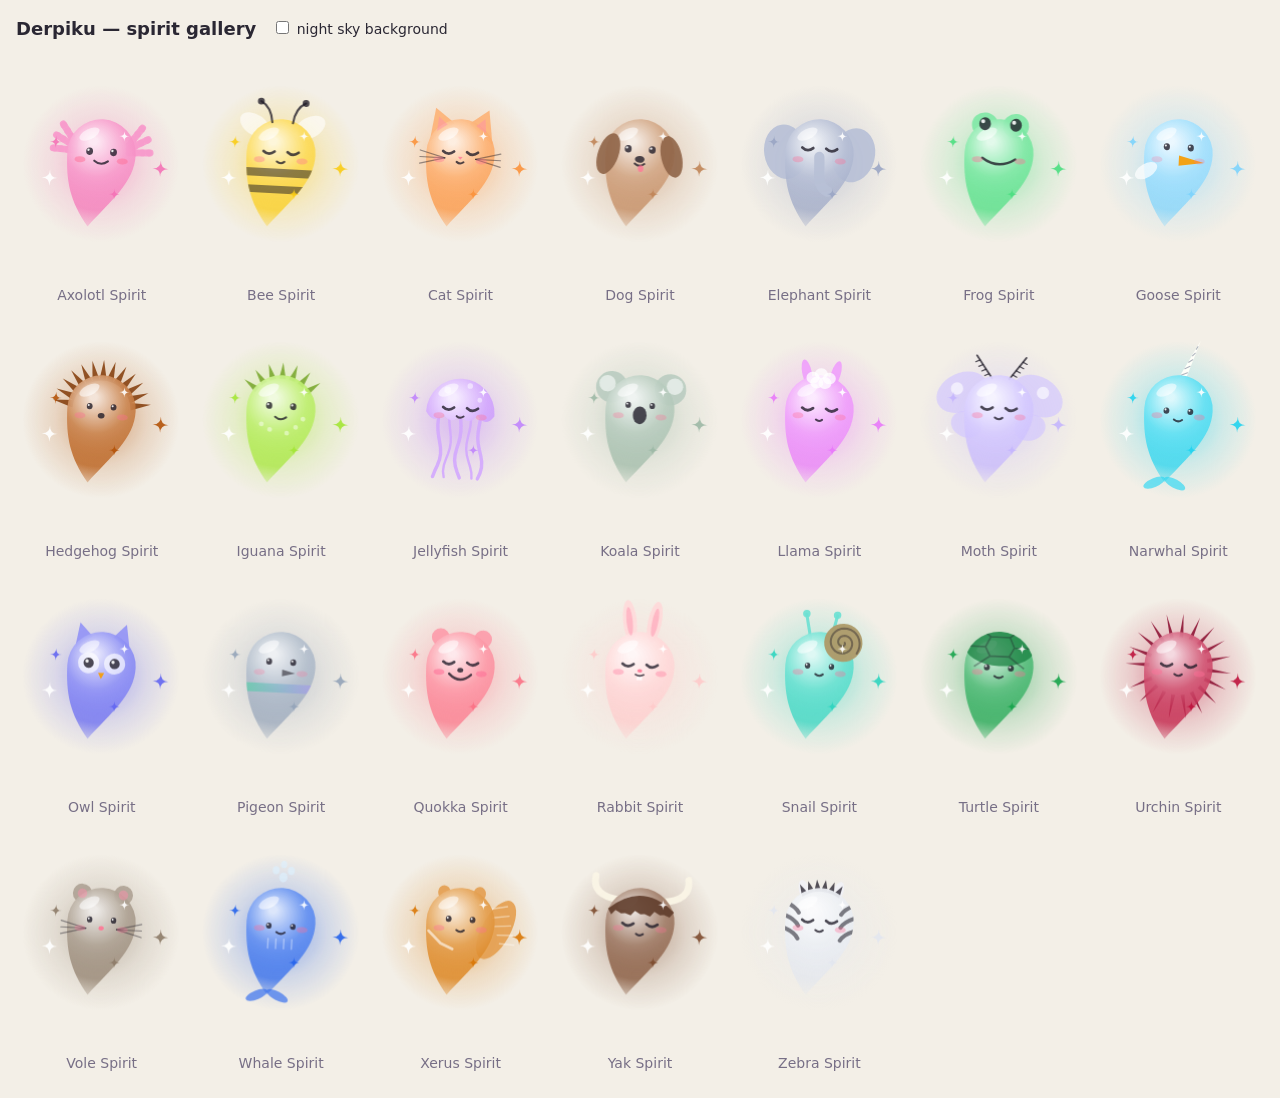
<file: tools/spirit-gallery.html>
<!doctype html>
<html lang="en">
<head>
<meta charset="utf-8">
<meta name="viewport" content="width=device-width, initial-scale=1">
<title>Derpiku — spirit gallery</title>
<style>
  :root { --bg: #f3efe7; --ink: #2a2733; --muted: #776f86; }
  @media (prefers-color-scheme: dark) { :root { --bg: #1c1a24; --ink: #ece8f2; --muted: #a39db0; } }
  body { margin: 0; background: var(--bg); color: var(--ink); font: 14px/1.4 system-ui, sans-serif; }
  header { padding: 16px; display: flex; gap: 16px; align-items: center; flex-wrap: wrap; }
  h1 { font-size: 18px; margin: 0; }
  .grid { display: grid; grid-template-columns: repeat(auto-fill, minmax(150px, 1fr)); gap: 8px; padding: 0 16px 24px; }
  figure { margin: 0; text-align: center; }
  canvas { width: 100%; aspect-ratio: 3 / 4; display: block; }
  figcaption { color: var(--muted); }
  body.space { background: #0d1222; color: #e8ecf8; }
</style>
</head>
<body>
<header>
  <h1>Derpiku — spirit gallery</h1>
  <label><input type="checkbox" id="space"> night sky background</label>
</header>
<div class="grid" id="grid"></div>
<script src="../src/spirits.js"></script>
<script src="../src/spirit-art.js"></script>
<script>
  const items = globalThis.DERPIKU_SPIRITS.map(s => {
    const fig = document.createElement('figure');
    const canvas = document.createElement('canvas');
    const cap = document.createElement('figcaption');
    cap.textContent = s.name;
    fig.append(canvas, cap);
    document.getElementById('grid').appendChild(fig);
    return { s, canvas, ctx: canvas.getContext('2d') };
  });
  document.getElementById('space').addEventListener('change', e => document.body.classList.toggle('space', e.target.checked));
  function frame(now) {
    const t = now / 1000, dpr = Math.min(devicePixelRatio || 1, 2);
    for (const it of items) {
      const w = it.canvas.clientWidth, h = it.canvas.clientHeight;
      if (it.canvas.width !== Math.round(w * dpr)) { it.canvas.width = Math.round(w * dpr); it.canvas.height = Math.round(h * dpr); }
      it.ctx.setTransform(dpr, 0, 0, dpr, 0, 0);
      it.ctx.clearRect(0, 0, w, h);
      const r = w * 0.2;
      SpiritArt.draw(it.ctx, it.s, t, { x: w / 2, y: h * 0.42 + Math.sin(t * 1.6) * r * 0.08, r });
    }
    requestAnimationFrame(frame);
  }
  requestAnimationFrame(frame);
</script>
</body>
</html>
</file>
<file: src/style.css>
:root {
  --bg: #f3efe7;
  --bg-2: #e9e2f2;
  --ink: #2a2733;
  --muted: #776f86;
  --accent: #6d5bd0;
  --card: #fffaf2;
  --line: rgba(42, 39, 51, 0.12);
  --button: #2a2733;
  --button-ink: #ffffff;
  --space: #0d1222;
  color-scheme: light;
}

@media (prefers-color-scheme: dark) {
  :root {
    --bg: #1c1a24;
    --bg-2: #24203a;
    --ink: #ece8f2;
    --muted: #a39db0;
    --accent: #a99bf0;
    --card: #2a2733;
    --line: rgba(236, 232, 242, 0.14);
    --button: #ece8f2;
    --button-ink: #1c1a24;
    color-scheme: dark;
  }
}

* { box-sizing: border-box; }
[hidden] { display: none !important; }

html, body {
  margin: 0;
  height: 100%;
  background: var(--bg);
  color: var(--ink);
  font: 16px/1.45 system-ui, -apple-system, "Segoe UI", Roboto, sans-serif;
  -webkit-tap-highlight-color: transparent;
  overscroll-behavior: none;
}

button {
  font: inherit;
  color: inherit;
  cursor: pointer;
}

#app {
  position: relative;
  height: 100dvh;
  max-width: 560px;
  margin: 0 auto;
  display: flex;
  flex-direction: column;
  overflow: hidden;
}

.screen {
  display: none;
  flex: 1;
  min-height: 0;
  flex-direction: column;
  padding: env(safe-area-inset-top) 16px 0;
}
.screen.active { display: flex; }

.topbar {
  display: flex;
  align-items: center;
  justify-content: space-between;
  gap: 8px;
  padding: 12px 0 4px;
}
.topbar h1 { font-size: 20px; margin: 0; letter-spacing: 0.02em; }

.icon-button {
  border: 0;
  background: transparent;
  width: 40px;
  height: 40px;
  border-radius: 50%;
  color: var(--muted);
  font-size: 22px;
  display: grid;
  place-items: center;
}
.icon-button:hover { background: var(--line); }

/* ---------- terrarium ---------- */

#screen-home {
  background: radial-gradient(120% 70% at 50% 35%, var(--bg-2), var(--bg) 70%);
}

#terrarium {
  position: relative;
  flex: 1;
  min-height: 260px;
}
#terrarium canvas {
  position: absolute;
  inset: 0;
  width: 100%;
  height: 100%;
  touch-action: none;
}

#terrarium #spirit { pointer-events: none; }

.spirit-label {
  position: absolute;
  left: 0;
  top: 0;
  pointer-events: none;
  opacity: 0;
  text-align: center;
  white-space: nowrap;
  font-size: 13px;
  line-height: 1.3;
  color: var(--muted);
}
.spirit-label b {
  display: block;
  color: var(--ink);
  font-size: 14px;
  font-weight: 600;
}

.bubble {
  position: absolute;
  left: 50%;
  top: 8px;
  transform: translateX(-50%);
  width: min(88%, 380px);
  background: var(--card);
  border: 1px solid var(--line);
  border-radius: 18px;
  padding: 14px 40px 10px 20px;
  box-shadow: 0 10px 30px rgba(20, 16, 40, 0.14);
  z-index: 2;
}
.bubble::after {
  content: "";
  position: absolute;
  left: 50%;
  bottom: -9px;
  width: 16px;
  height: 16px;
  background: var(--card);
  border-right: 1px solid var(--line);
  border-bottom: 1px solid var(--line);
  transform: translateX(-50%) rotate(45deg);
}
.bubble.pop { animation: pop 0.35s cubic-bezier(0.2, 1.4, 0.4, 1); }
@keyframes pop {
  from { transform: translateX(-50%) scale(0.85); opacity: 0; }
  to { transform: translateX(-50%) scale(1); opacity: 1; }
}
#bubble-text {
  margin: 0;
  white-space: pre-line;
  font-family: "Iowan Old Style", "Palatino Linotype", Palatino, Georgia, serif;
  font-size: 18px;
  line-height: 1.42;
  user-select: text;
  -webkit-user-select: text;
}
.bubble-footer {
  display: flex;
  align-items: baseline;
  justify-content: space-between;
  gap: 12px;
}
.bubble-footer:has(> :not([hidden])) { margin-top: 6px; }
.caption {
  margin: 0;
  color: var(--muted);
  font-size: 13px;
  font-style: italic;
}
.bubble-close {
  position: absolute;
  top: 8px;
  right: 8px;
  width: 32px;
  height: 32px;
  border: 0;
  border-radius: 50%;
  background: transparent;
  color: var(--muted);
  font-size: 15px;
}
.bubble-close:hover { background: var(--line); }

.link-button {
  border: 0;
  background: transparent;
  color: var(--accent);
  padding: 6px 0;
  font-size: 14px;
}
.bubble .link-button { padding: 2px 0; margin-left: auto; }

.status {
  text-align: center;
  color: var(--muted);
  min-height: 3em;
  margin: 0 8px 4px;
  font-size: 15px;
}

.pawprints {
  display: flex;
  justify-content: center;
  gap: 12px;
  margin: 2px 0 14px;
}

/* ---------- radar ---------- */

.radar-wrap {
  position: relative;
  flex: 1;
  min-height: 0;
}
#radar {
  position: absolute;
  inset: 0;
  width: 100%;
  height: 100%;
}
.radar-actions {
  display: flex;
  justify-content: center;
  min-height: 34px;
  padding-bottom: 6px;
}
.pawprints span {
  width: 12px;
  height: 14px;
  border-radius: 50% 50% 45% 45%;
  background: var(--line);
  transition: background 0.4s;
}
.pawprints span:nth-child(even) { transform: translateY(-4px); }
.pawprints span.on { background: var(--accent); }


.main-button {
  width: 100%;
  max-width: 360px;
  border: 0;
  border-radius: 999px;
  background: var(--button);
  color: var(--button-ink);
  font-size: 18px;
  font-weight: 600;
  padding: 16px 20px;
  box-shadow: 0 6px 18px rgba(20, 16, 40, 0.18);
  transition: transform 0.1s;
}
.main-button:active { transform: scale(0.97); }
.main-button:disabled { opacity: 0.6; }

/* ---------- orbits ---------- */

#screen-orbits {
  padding: 0;
  background: var(--space);
  color: #e8ecf8;
  position: relative;
}
.globe-wrap {
  position: relative;
  flex: 1;
  min-height: 0;
}
#globe {
  position: absolute;
  inset: 0;
  width: 100%;
  height: 100%;
  touch-action: none;
}

.overhead {
  padding: 8px 16px 2px;
  font-size: 14px;
  color: #9aa6c4;
  text-align: center;
}
.overhead p {
  margin: 0 0 6px;
  display: flex;
  flex-wrap: wrap;
  justify-content: center;
  align-items: center;
  gap: 4px 8px;
}
.overhead b { color: #e8ecf8; font-weight: 600; }
.spirit-name {
  display: inline-flex;
  align-items: center;
  gap: 6px;
  border: 0;
  border-radius: 999px;
  padding: 3px 10px 3px 6px;
  background: rgba(255, 255, 255, 0.08);
  color: #ffffff;
  font-weight: 600;
  font-size: 14px;
}
.spirit-name:hover { background: rgba(255, 255, 255, 0.16); }
.overhead .link-button { color: #b8adff; }

.chips {
  display: flex;
  flex-wrap: wrap;
  justify-content: center;
  gap: 5px;
  padding: 6px 12px 10px;
}
.chips button {
  flex: none;
  width: 30px;
  height: 30px;
  padding: 0;
  border-radius: 50%;
  border: 2px solid transparent;
  background: var(--chip);
  color: #10131c;
  font-weight: 700;
  font-size: 13px;
}
.chips button.on { border-color: #ffffff; }

.card {
  position: absolute;
  left: 16px;
  right: 16px;
  bottom: 10px;
  background: rgba(22, 28, 48, 0.94);
  border: 1px solid rgba(255, 255, 255, 0.12);
  border-radius: 16px;
  padding: 14px 44px 12px 16px;
  backdrop-filter: blur(6px);
}
.card h2 {
  margin: 0 0 2px;
  font-size: 18px;
  display: flex;
  align-items: center;
  gap: 8px;
}
.card .muted { color: #9aa6c4; margin: 0 0 8px; font-size: 14px; }
.card p { margin: 0; }
.card .bubble-close { color: #9aa6c4; }
.card .link-button { color: #b8adff; }
.swatch {
  width: 14px;
  height: 14px;
  border-radius: 50%;
  display: inline-block;
}

/* ---------- settings and onboarding ---------- */

.settings { overflow-y: auto; padding-bottom: 24px; }
.settings h2 { font-size: 17px; margin: 22px 0 6px; }
.muted { color: var(--muted); }
.settings .muted { font-size: 14px; margin: 0 0 10px; }
.settings .version { margin-top: 18px; font-size: 13px; }

.options { display: flex; flex-direction: column; gap: 8px; margin: 8px 0; }
.option {
  display: flex;
  align-items: center;
  gap: 12px;
  padding: 12px 14px;
  border: 1px solid var(--line);
  border-radius: 12px;
  background: var(--card);
  cursor: pointer;
}
.option input { accent-color: var(--accent); width: 18px; height: 18px; }
.option span { display: flex; flex-direction: column; }
.option small { color: var(--muted); }

.modal {
  position: fixed;
  inset: 0;
  background: rgba(16, 12, 28, 0.45);
  display: grid;
  place-items: center;
  padding: 16px;
  z-index: 10;
}
.modal[hidden] { display: none; }
.modal-card {
  width: min(100%, 420px);
  max-height: 100%;
  overflow-y: auto;
  background: var(--bg);
  border-radius: 20px;
  padding: 22px 20px 20px;
}
.modal-card h2 { margin: 0 0 8px; }
.modal-card h3 { font-size: 16px; margin: 18px 0 4px; }
.modal-card p { margin: 0 0 8px; }
.modal-card .main-button { margin-top: 12px; }

/* ---------- tab bar ---------- */

.tabbar {
  display: flex;
  border-top: 1px solid var(--line);
  background: var(--bg);
  padding-bottom: env(safe-area-inset-bottom);
}
.tabbar button {
  flex: 1;
  border: 0;
  background: transparent;
  padding: 14px 0;
  color: var(--muted);
  font-weight: 600;
}
.tabbar button.on { color: var(--ink); }
</file>
